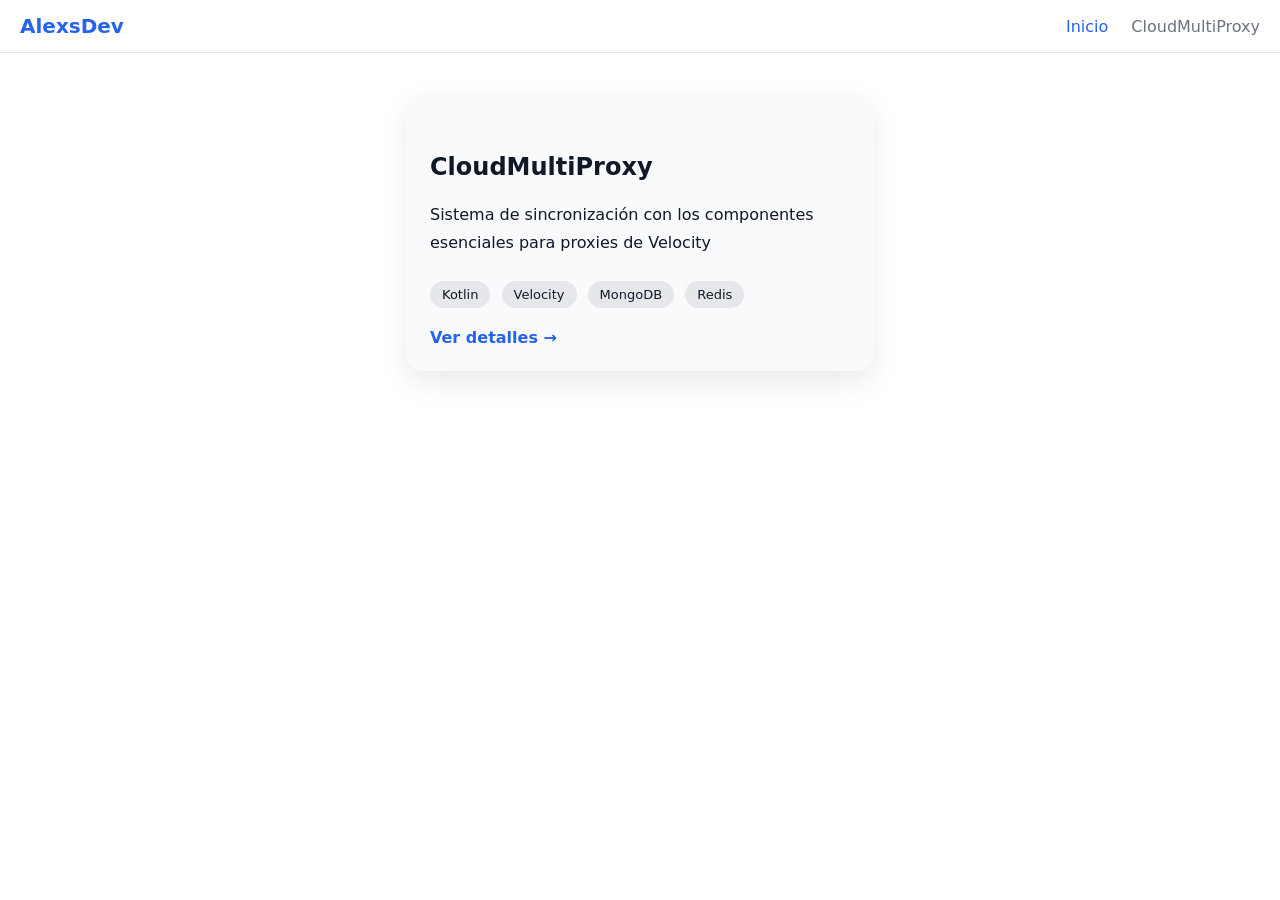
<file: index.html>
<!DOCTYPE html>
<html lang="es">
<head>
  <meta charset="UTF-8">
  <meta name="viewport" content="width=device-width, initial-scale=1.0">
  <title>Inicio | AlexsDev</title>
  <link rel="stylesheet" href="style.css">
</head>
<body>

  <header class="navbar">
    <div class="logo">AlexsDev</div>
    <nav>
      <a href="index.html" class="active">Inicio</a>
      <a href="cloudmultiproxy.html">CloudMultiProxy</a>
    </nav>
  </header>

  <main class="home">
    <div class="card">
      <h2>CloudMultiProxy</h2>

      <p>
        Sistema de sincronización con los
        componentes esenciales para proxies de Velocity
      </p>

      <div class="tags">
        <span>Kotlin</span>
        <span>Velocity</span>
        <span>MongoDB</span>
        <span>Redis</span>
      </div>

      <a href="cloudmultiproxy.html" class="link">
        Ver detalles →
      </a>
    </div>
  </main>

</body>
</html>
</file>
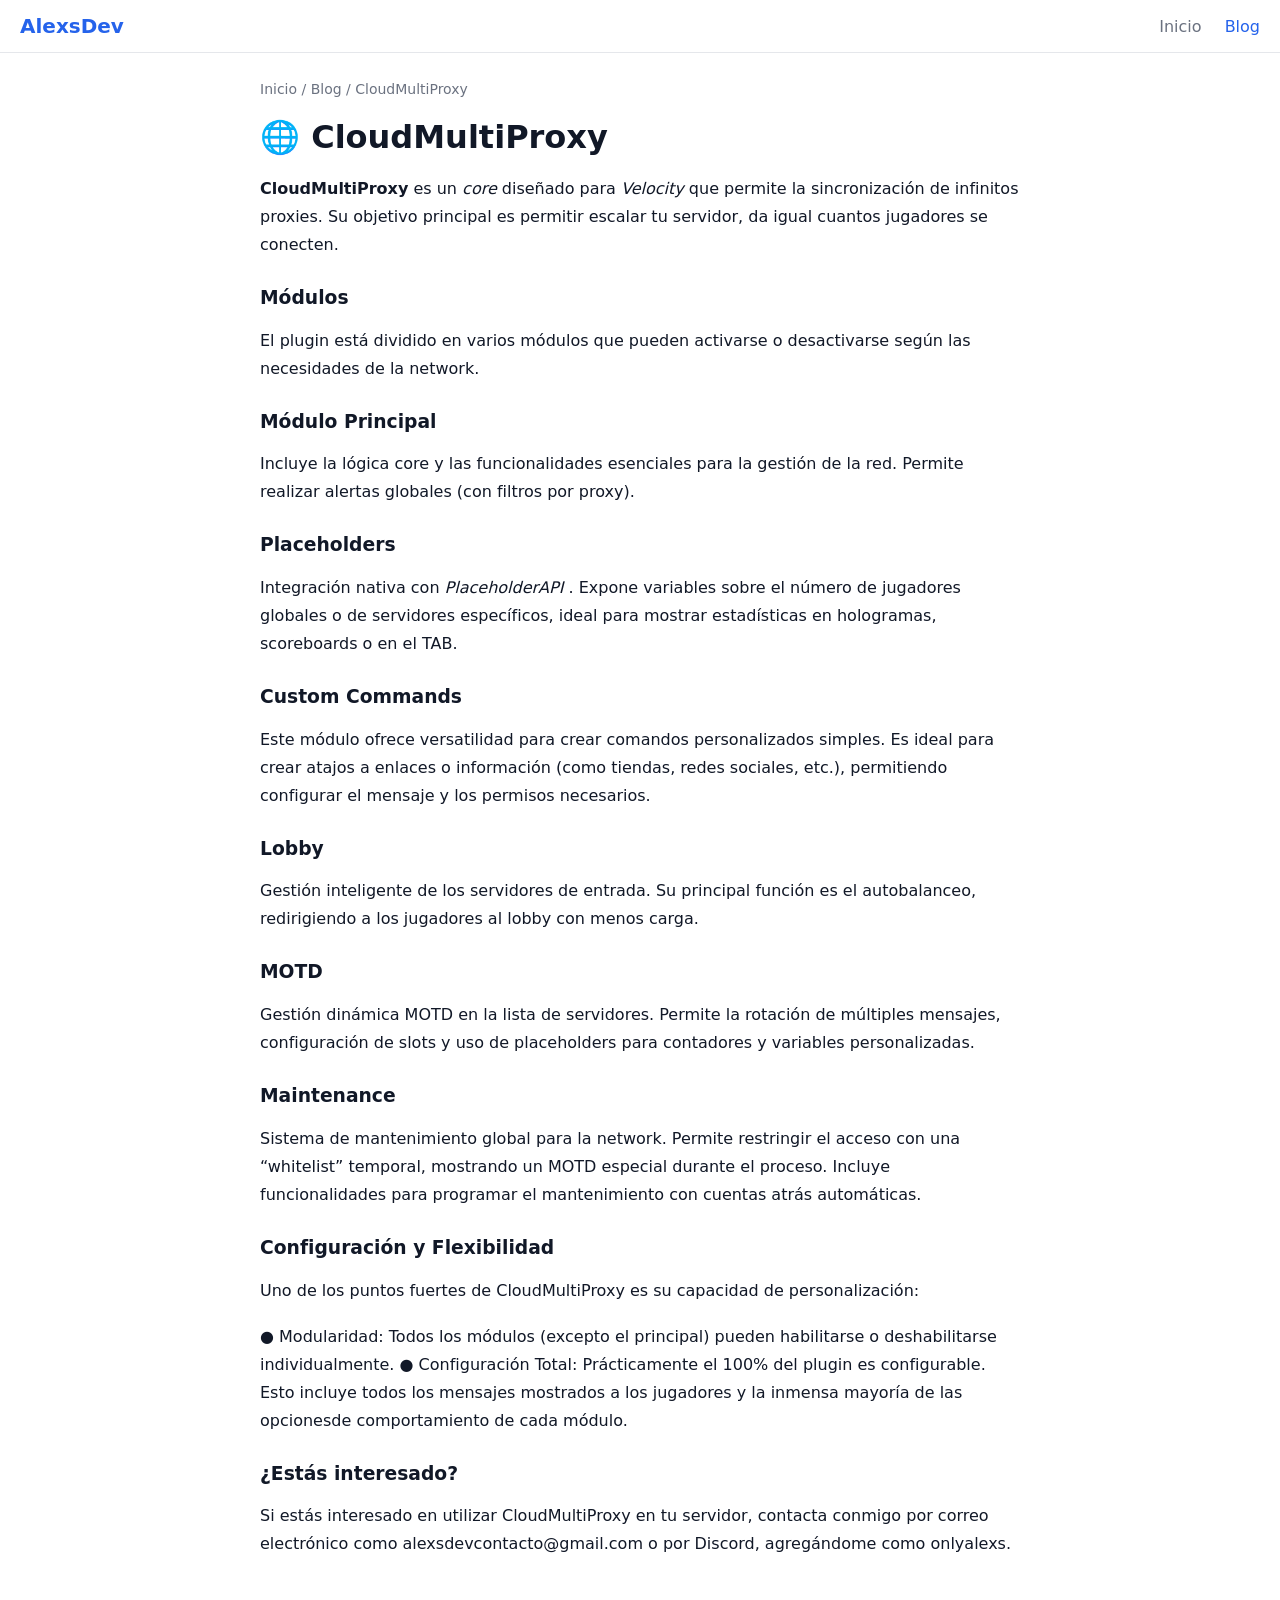
<file: cloudmultiproxy.html>
<!DOCTYPE html>
<html lang="es">
<head>
  <meta charset="UTF-8">
  <meta name="viewport" content="width=device-width, initial-scale=1.0">
  <title>Alexsdev | CloudMultiProxy</title>
  <link rel="stylesheet" href="style.css">
</head>
<body>

  <header class="navbar">
    <div class="logo">AlexsDev</div>
    <nav>
      <a href="index.html">Inicio</a>
      <a href="cloudmultiproxy.html" class="active">Blog</a>
    </nav>
  </header>

  <main class="blog-container">

    <div class="breadcrumb">
      Inicio / Blog / CloudMultiProxy
    </div>

    <h1>🌐 CloudMultiProxy</h1>

    <p>
      <strong>CloudMultiProxy</strong> es un <em>core</em> diseñado
      para <em>Velocity</em> que permite la
      sincronización de infinitos proxies. Su
      objetivo principal es permitir escalar tu
      servidor, da igual cuantos jugadores se
      conecten.
    </p>

    <h3>Módulos</h3>
    <p>
      El plugin está dividido en varios módulos
      que pueden activarse o desactivarse
      según las necesidades de la network.

    <h3>Módulo Principal</h3>
    <p>
      Incluye la lógica core y las
      funcionalidades esenciales para la
      gestión de la red. Permite realizar alertas
      globales (con filtros por proxy).
    </p>

    <h3>Placeholders</h3>
    <p>
      Integración nativa con <em>PlaceholderAPI</em>
      . Expone variables sobre el número de
      jugadores globales o de servidores
      específicos, ideal para mostrar
      estadísticas en hologramas, scoreboards
      o en el TAB.
    </p>

    <h3>Custom Commands</h3>
    <p>
      Este módulo ofrece versatilidad para
      crear comandos personalizados simples.
      Es ideal para crear atajos a enlaces o
      información (como tiendas, redes
      sociales, etc.), permitiendo configurar el
      mensaje y los permisos necesarios.
    </p>

    <h3>Lobby</h3>
      <p>
        Gestión inteligente de los servidores de
        entrada. Su principal función es el
        autobalanceo, redirigiendo a los
        jugadores al lobby con menos carga.
      </p>

      <h3>MOTD</h3>
      <p>
        Gestión dinámica MOTD en la lista de
        servidores. Permite la rotación de
        múltiples mensajes, configuración de
        slots y uso de placeholders para
        contadores y variables personalizadas.
      </p>

    <h3>Maintenance</h3>
    <p>
      Sistema de mantenimiento global para la
      network. Permite restringir el acceso con
      una “whitelist” temporal, mostrando un
      MOTD especial durante el proceso.
      Incluye funcionalidades para programar
      el mantenimiento con cuentas atrás
      automáticas.
    </p>

    <h3>Configuración y Flexibilidad</h3>
    <p>
      Uno de los puntos fuertes de
      CloudMultiProxy es su capacidad de
      personalización:
    </p>
    <p>
      ● Modularidad: Todos los módulos (excepto el principal) pueden
        habilitarse o deshabilitarse individualmente.
      ● Configuración Total: Prácticamente el 100% del plugin es configurable.
        Esto incluye todos los mensajes mostrados a los jugadores y la
        inmensa mayoría de las opcionesde comportamiento de cada módulo.
    </p>

    <h3>¿Estás interesado?</h3>
    <p>
      Si estás interesado en utilizar
      CloudMultiProxy en tu servidor, contacta
      conmigo por correo electrónico como
      alexsdevcontacto@gmail.com o por
      Discord, agregándome como onlyalexs.

  </main>

</body>
</html>
</file>
<file: style.css>
/* BASE */
body {
  margin: 0;
  font-family: system-ui, -apple-system, BlinkMacSystemFont, sans-serif;
  background: #ffffff;
  color: #111827;
}

/* NAVBAR */
.navbar {
  display: flex;
  justify-content: space-between;
  align-items: center;
  padding: 14px 20px;
  border-bottom: 1px solid #e5e7eb;
}

.logo {
  font-size: 20px;
  font-weight: 600;
  color: #2563eb;
}

.navbar nav a {
  margin-left: 18px;
  text-decoration: none;
  color: #6b7280;
  font-weight: 500;
}

.navbar nav a.active {
  color: #2563eb;
}

/* HOME */
.home {
  display: flex;
  justify-content: center;
  padding: 40px 16px;
}

.card {
  width: 100%;
  max-width: 420px;
  background: #f9fafb;
  padding: 24px;
  border-radius: 16px;
  box-shadow: 0 12px 28px rgba(0,0,0,0.08);
}

.tags span {
  display: inline-block;
  background: #e5e7eb;
  padding: 6px 12px;
  border-radius: 999px;
  font-size: 13px;
  margin: 6px 6px 0 0;
}

.link {
  display: inline-block;
  margin-top: 20px;
  text-decoration: none;
  color: #2563eb;
  font-weight: 600;
}

/* BLOG */
.blog-container {
  width: 100%;
  max-width: 760px;
  margin: 0 auto;
  padding: 28px 20px 48px;
}

.breadcrumb {
  font-size: 14px;
  color: #6b7280;
  margin-bottom: 14px;
}

h1 {
  font-size: 32px;
  line-height: 1.2;
  margin-bottom: 16px;
}

h2 {
  margin-top: 36px;
}

h3 {
  margin-top: 28px;
}

p {
  line-height: 1.75;
  margin: 18px 0;
}
</file>
